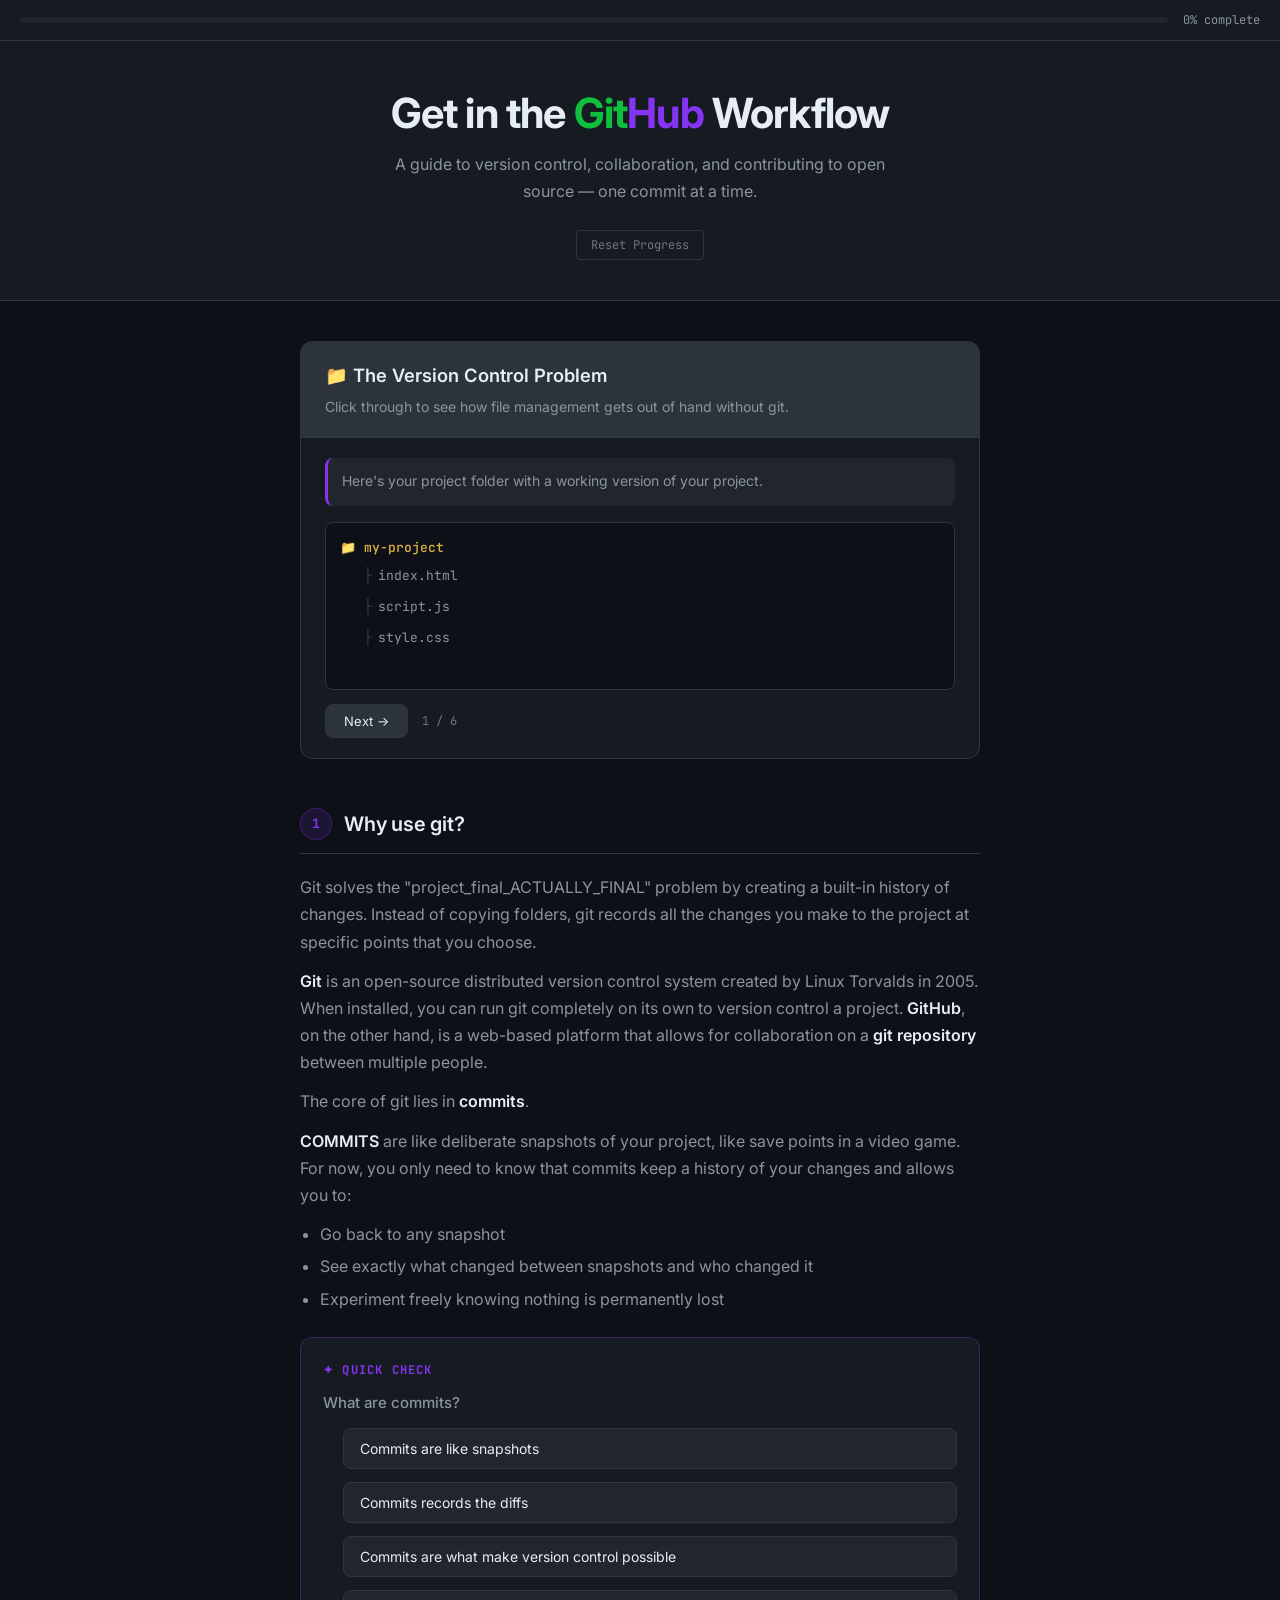
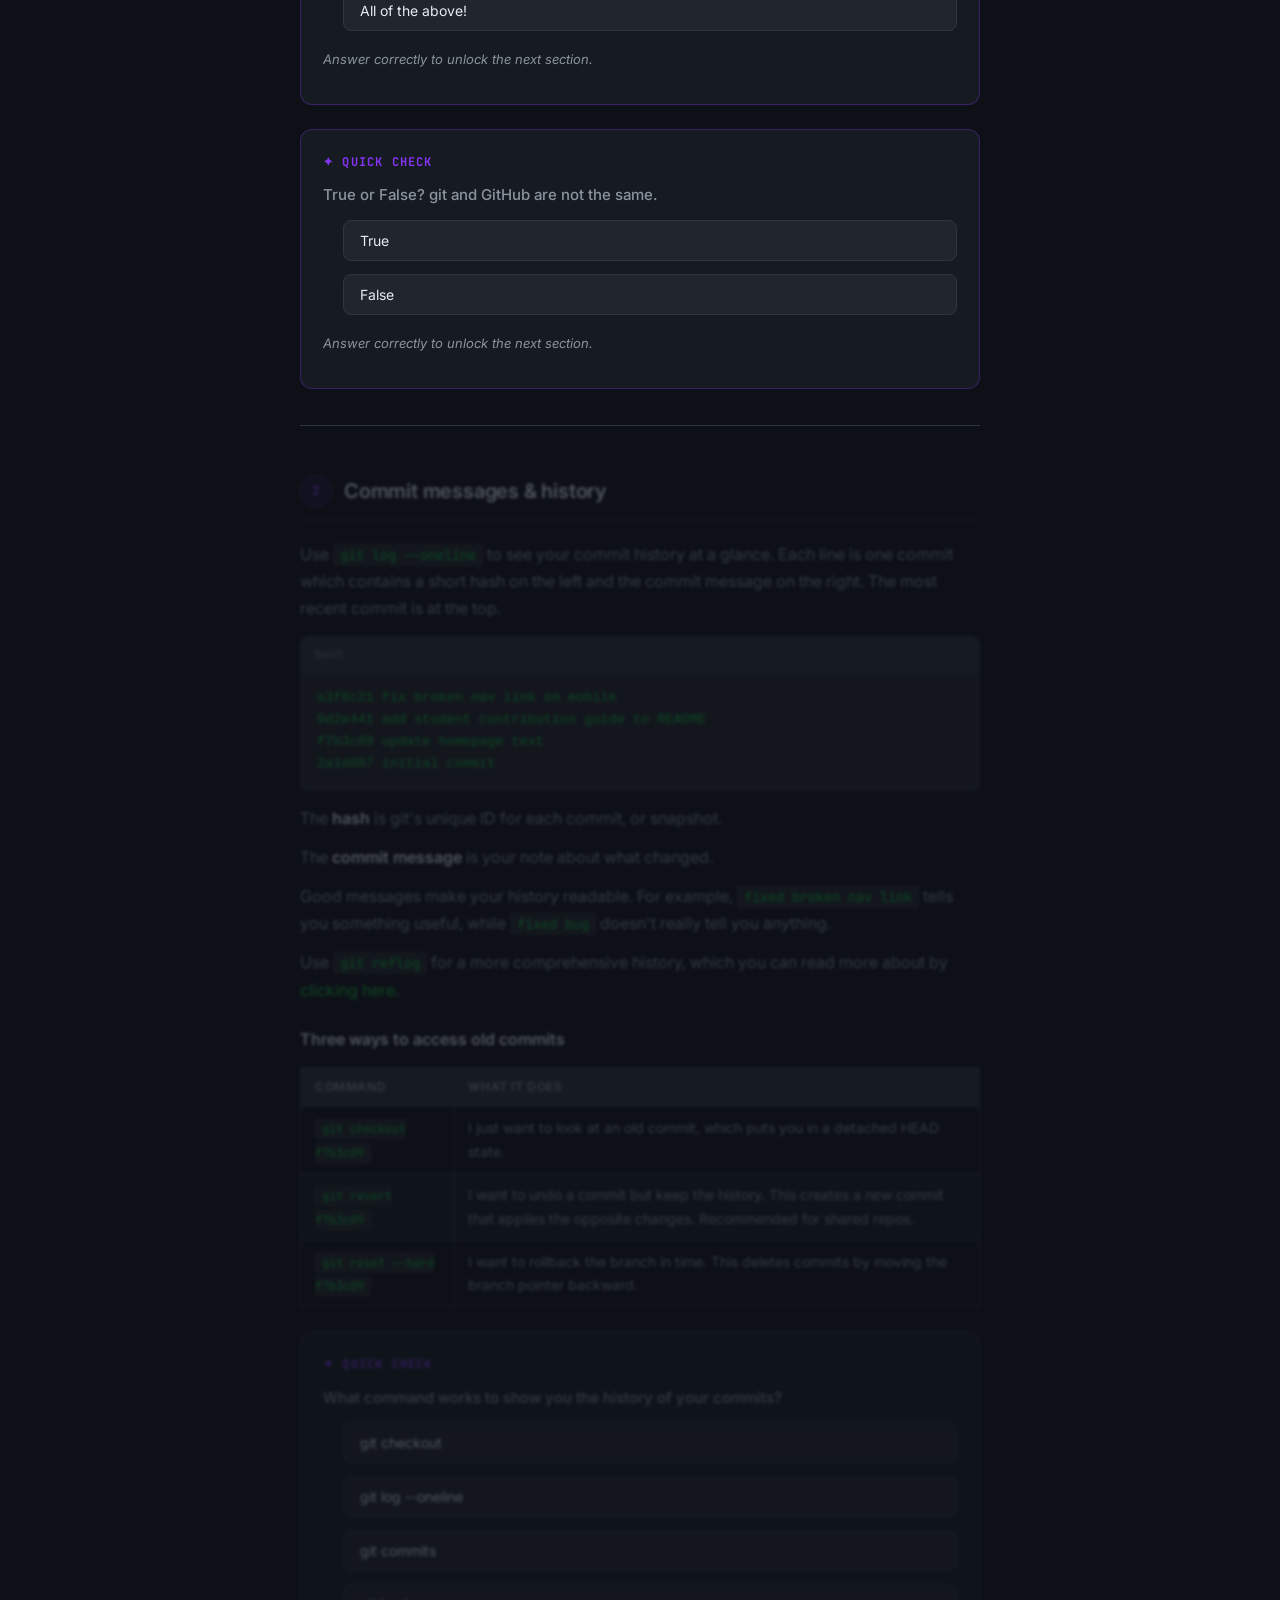
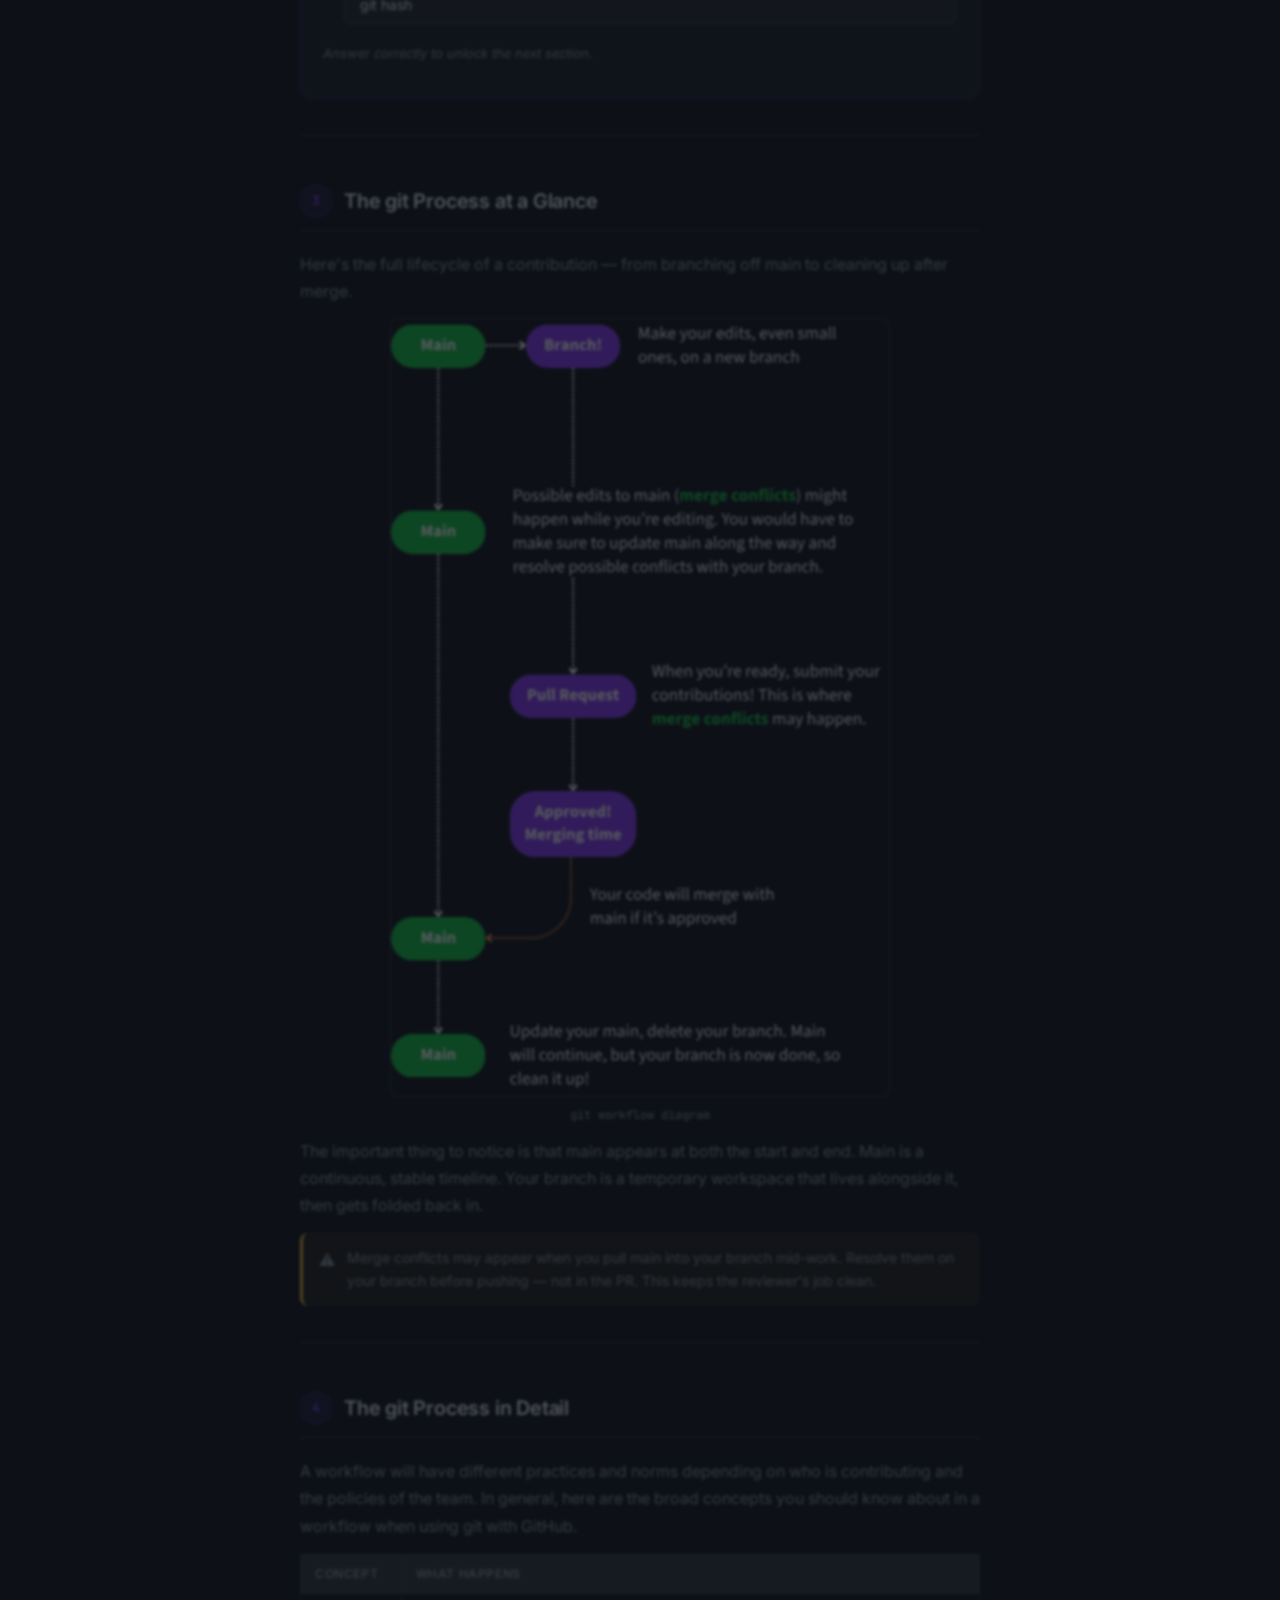
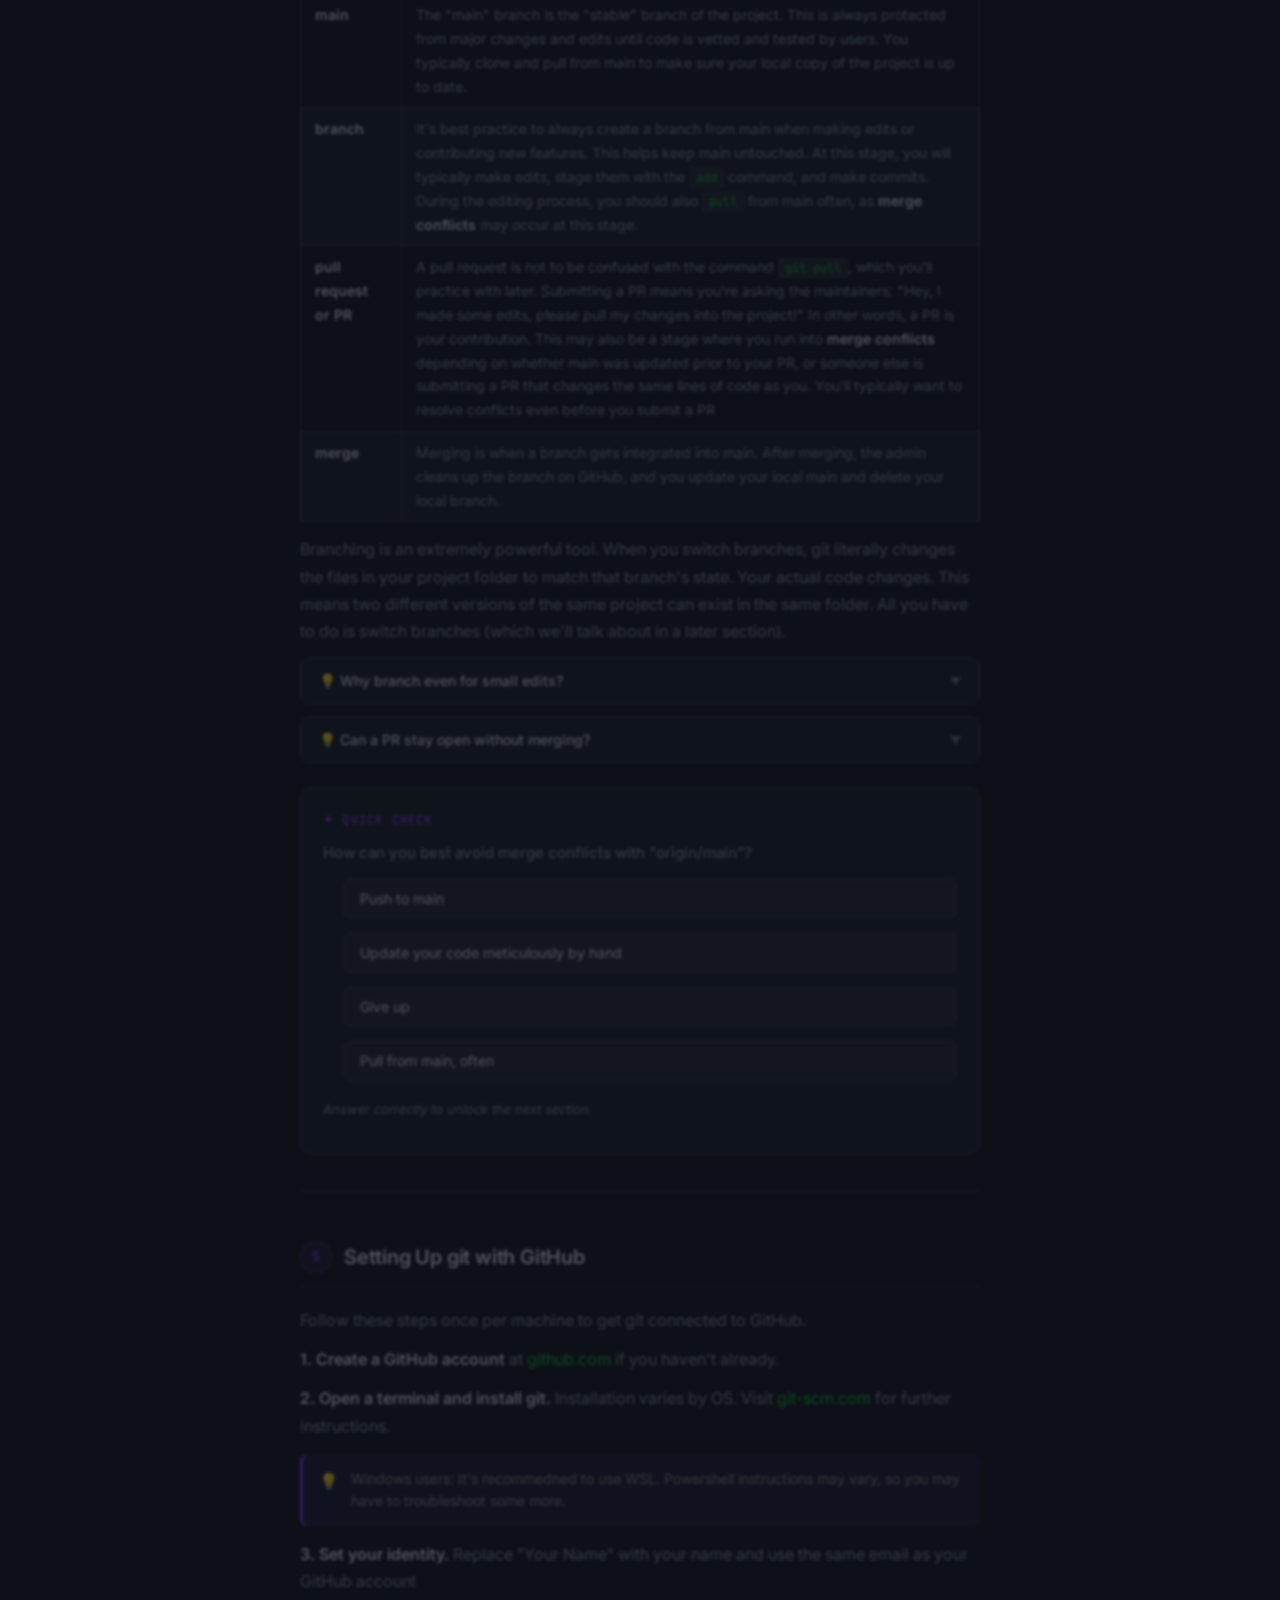
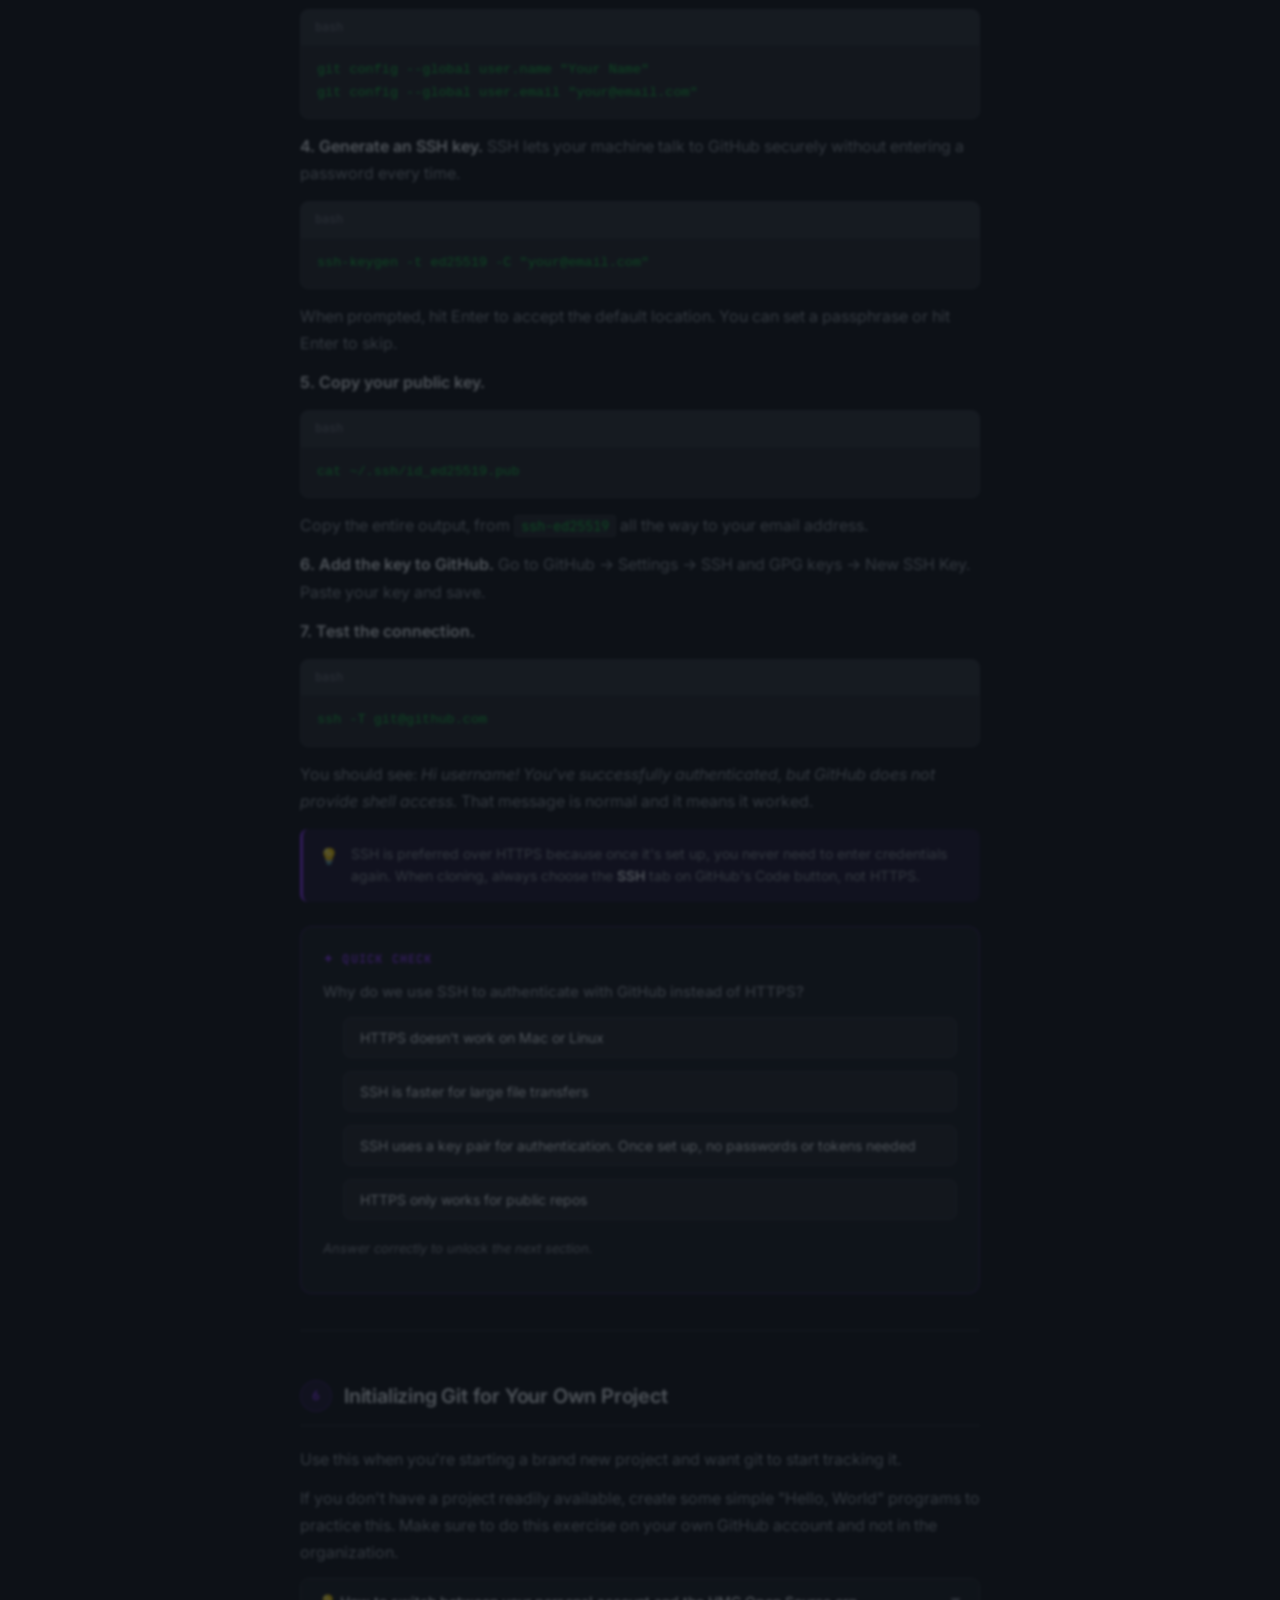
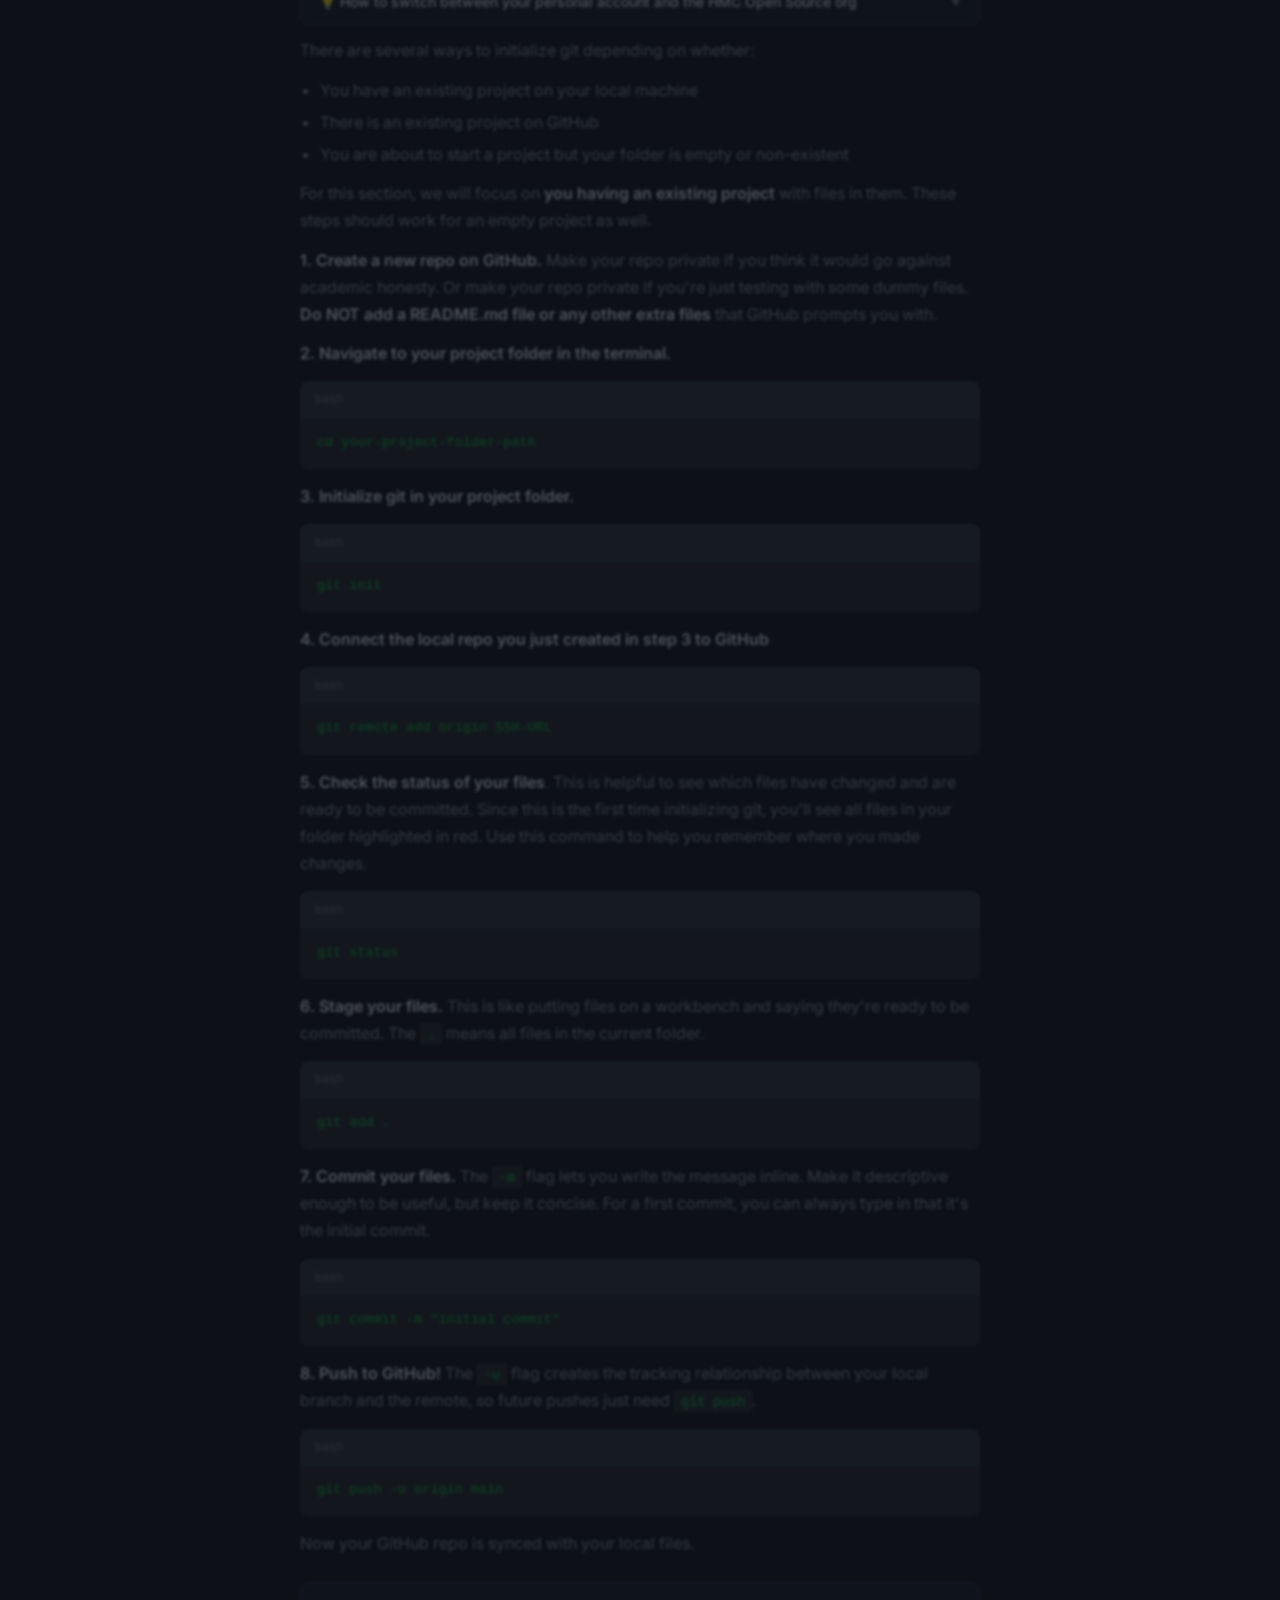
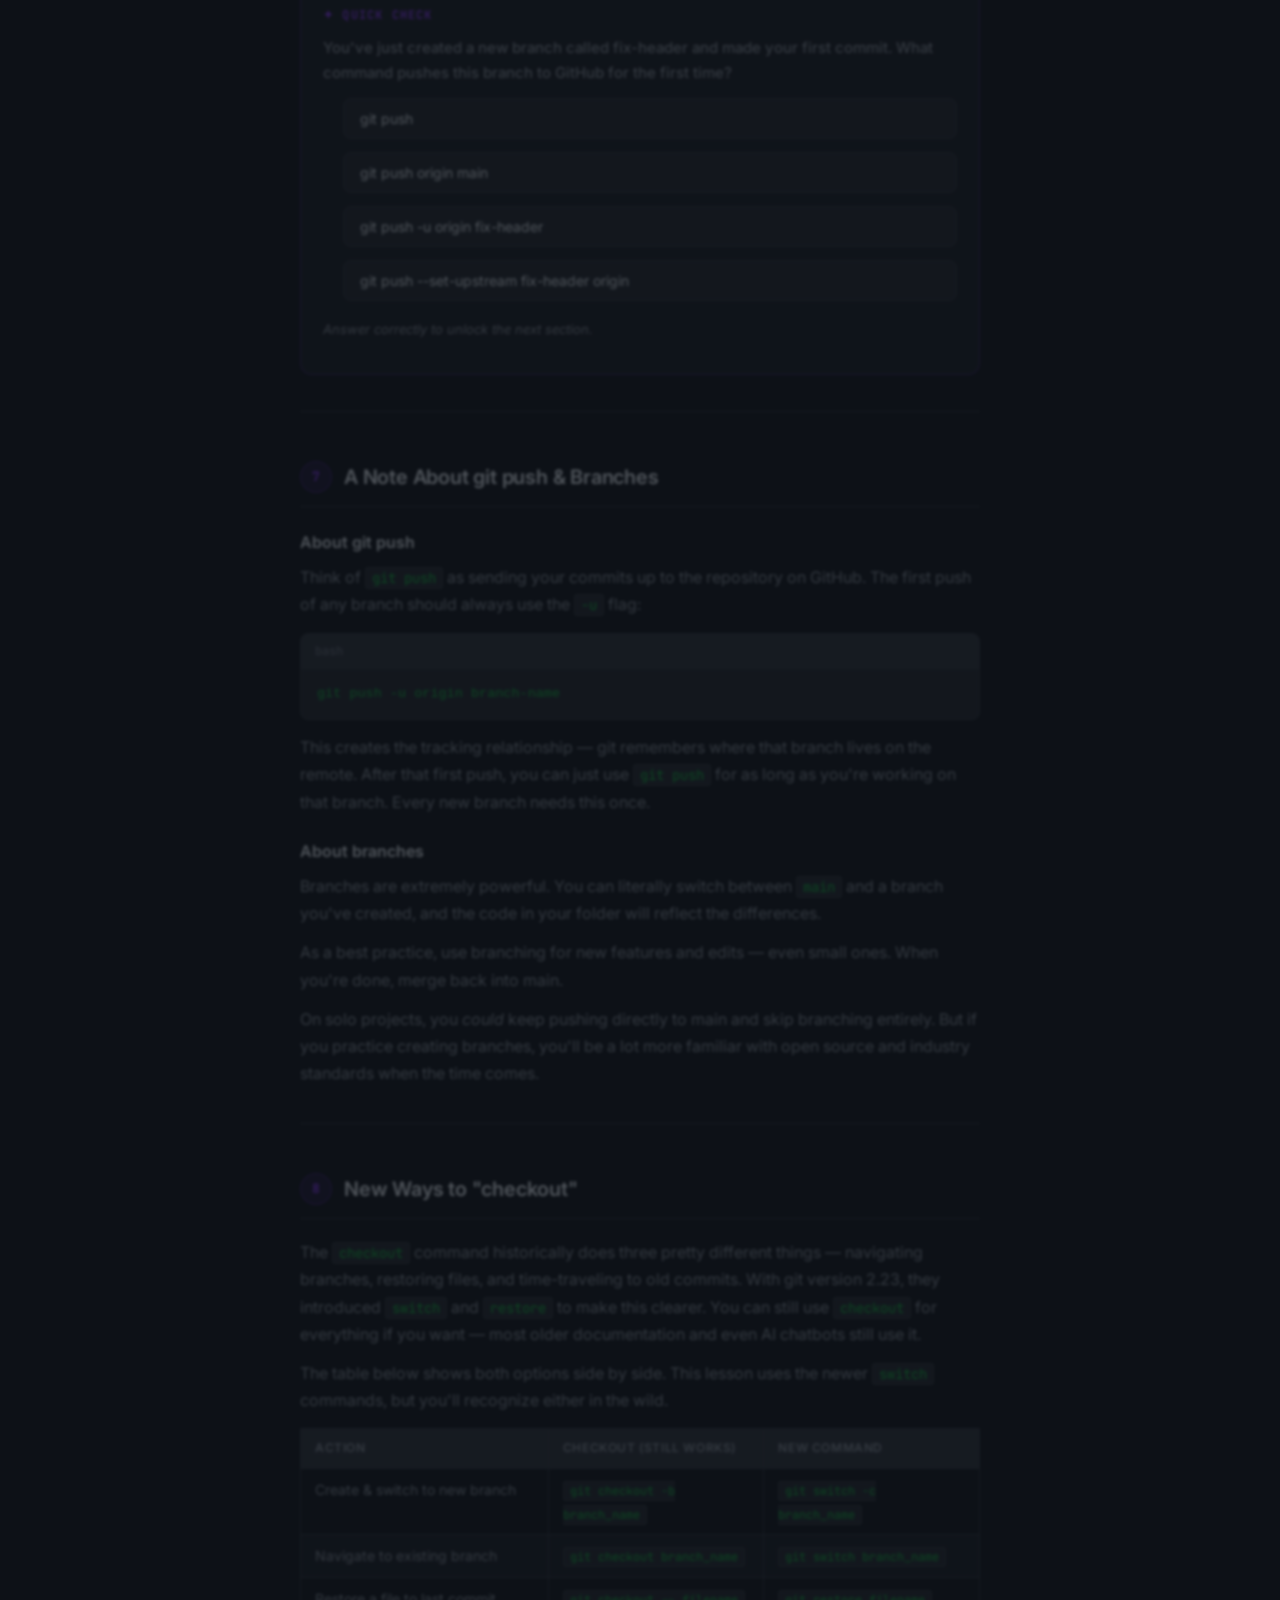
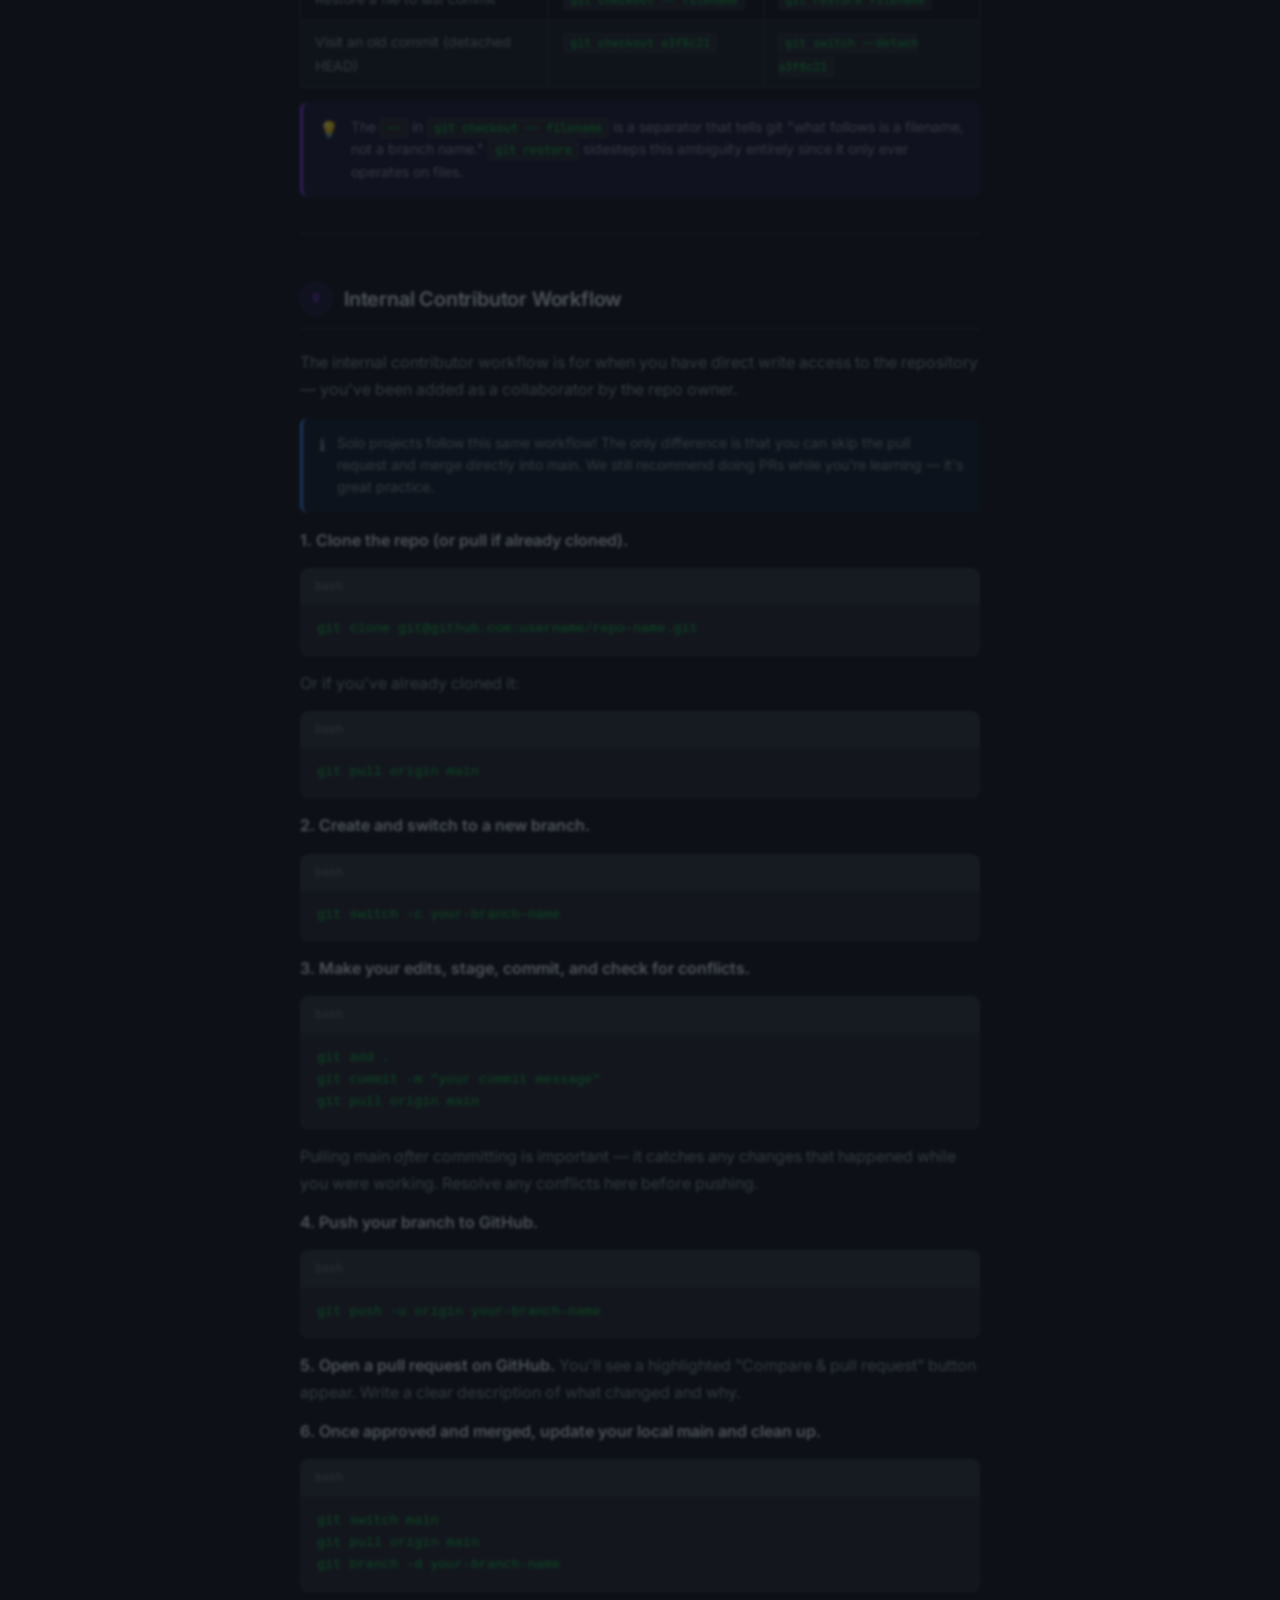
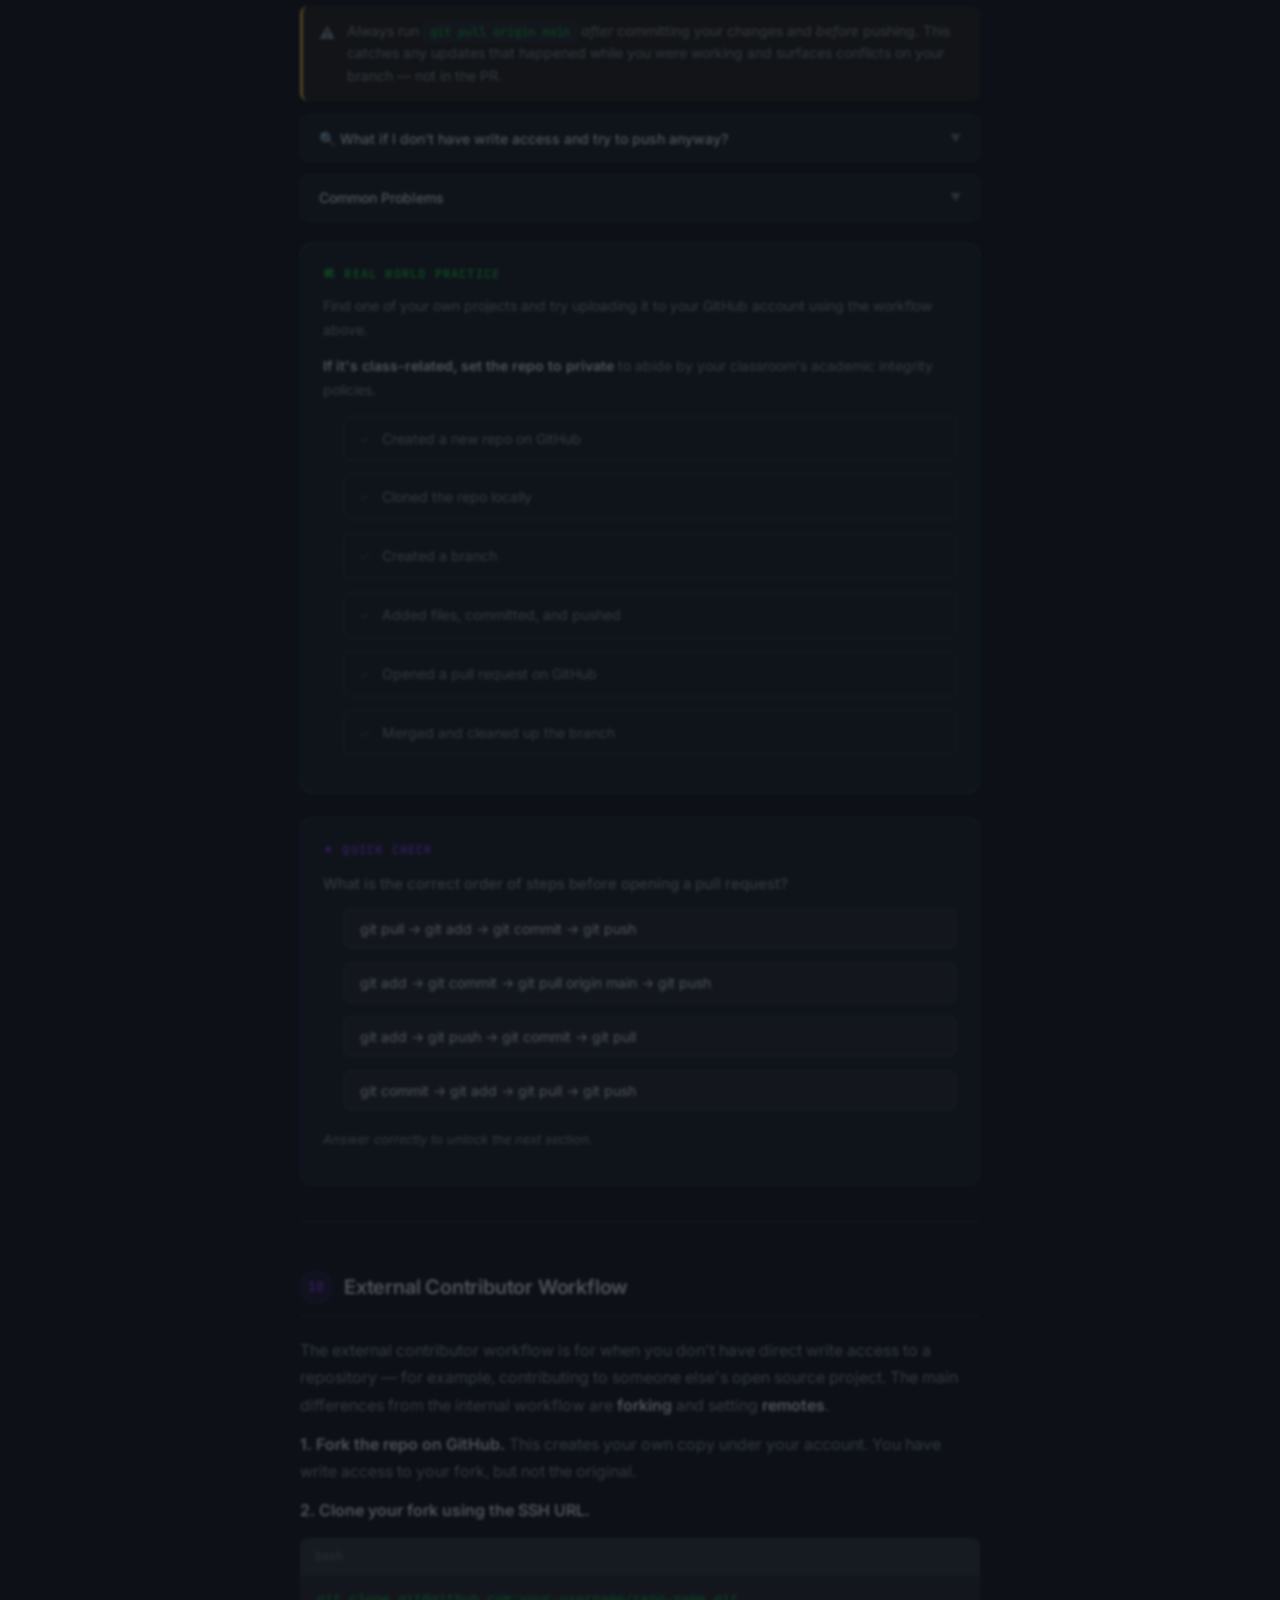
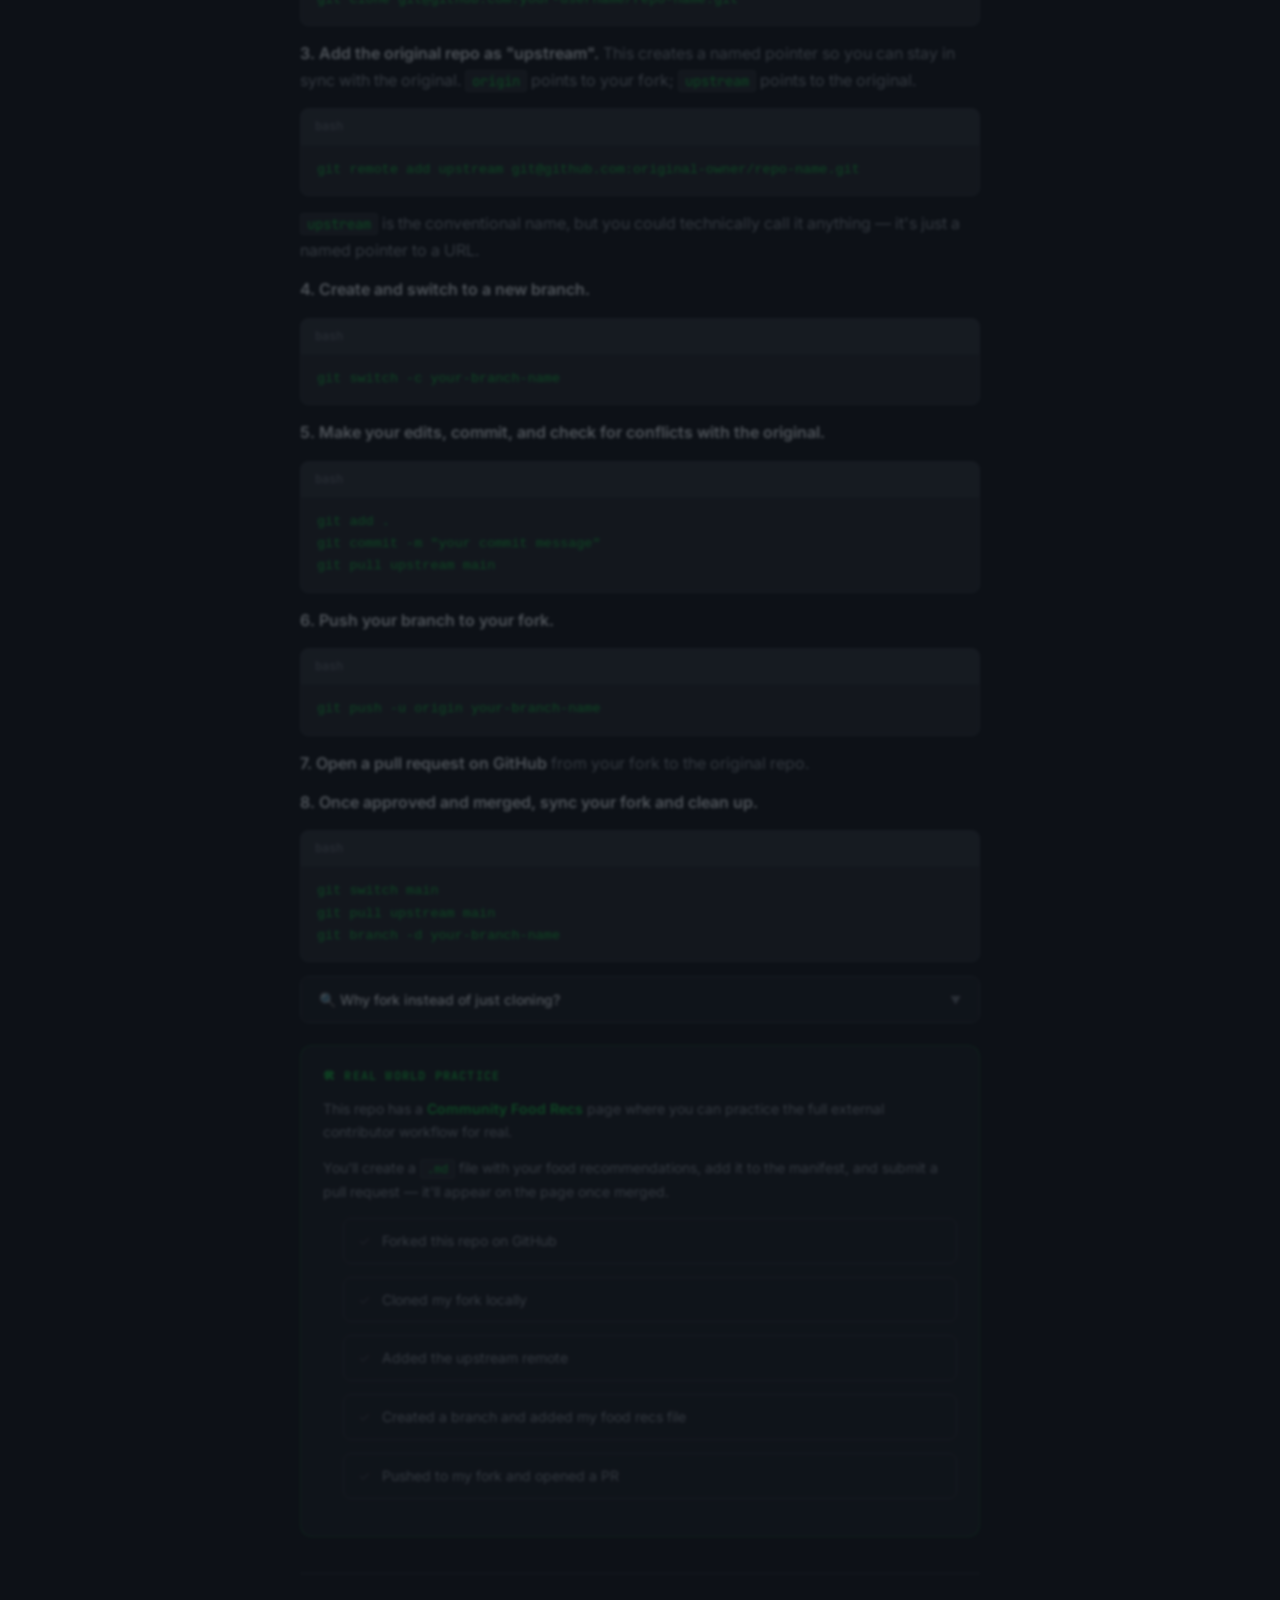
<file: index.html>
<!DOCTYPE html>
<html lang="en">
<head>
  <meta charset="UTF-8" />
  <meta name="viewport" content="width=device-width, initial-scale=1.0" />
  <title>Get in the GitHub Workflow — A Beginner's Guide</title>
  <link rel="stylesheet" href="lesson.css" />
</head>
<body>

  <!-- Floating tooltip (required by tooltip system) -->
  <div id="floating-tooltip"></div>

  <!-- Sticky progress bar -->
  <div id="progress-bar-wrap">
    <div id="progress-bar-track">
      <div id="progress-bar-fill"></div>
    </div>
    <div id="progress-label">0% complete</div>
  </div>

  <!-- Page header -->
  <header class="page-header">
    <h1>Get in the <span class="accent-green">Git</span><span class="accent-purple">Hub</span> Workflow</h1>
    <p class="subtitle">A guide to version control, collaboration, and contributing to open source — one commit at a time.</p>
    <button class="reset-btn" onclick="resetProgress()">Reset Progress</button>
  </header>

  <!-- All lesson content is injected here by lesson.js -->
  <main class="lesson-body" id="lesson-root"></main>

  <script src="lesson.js"></script>
</body>
</html>
</file>
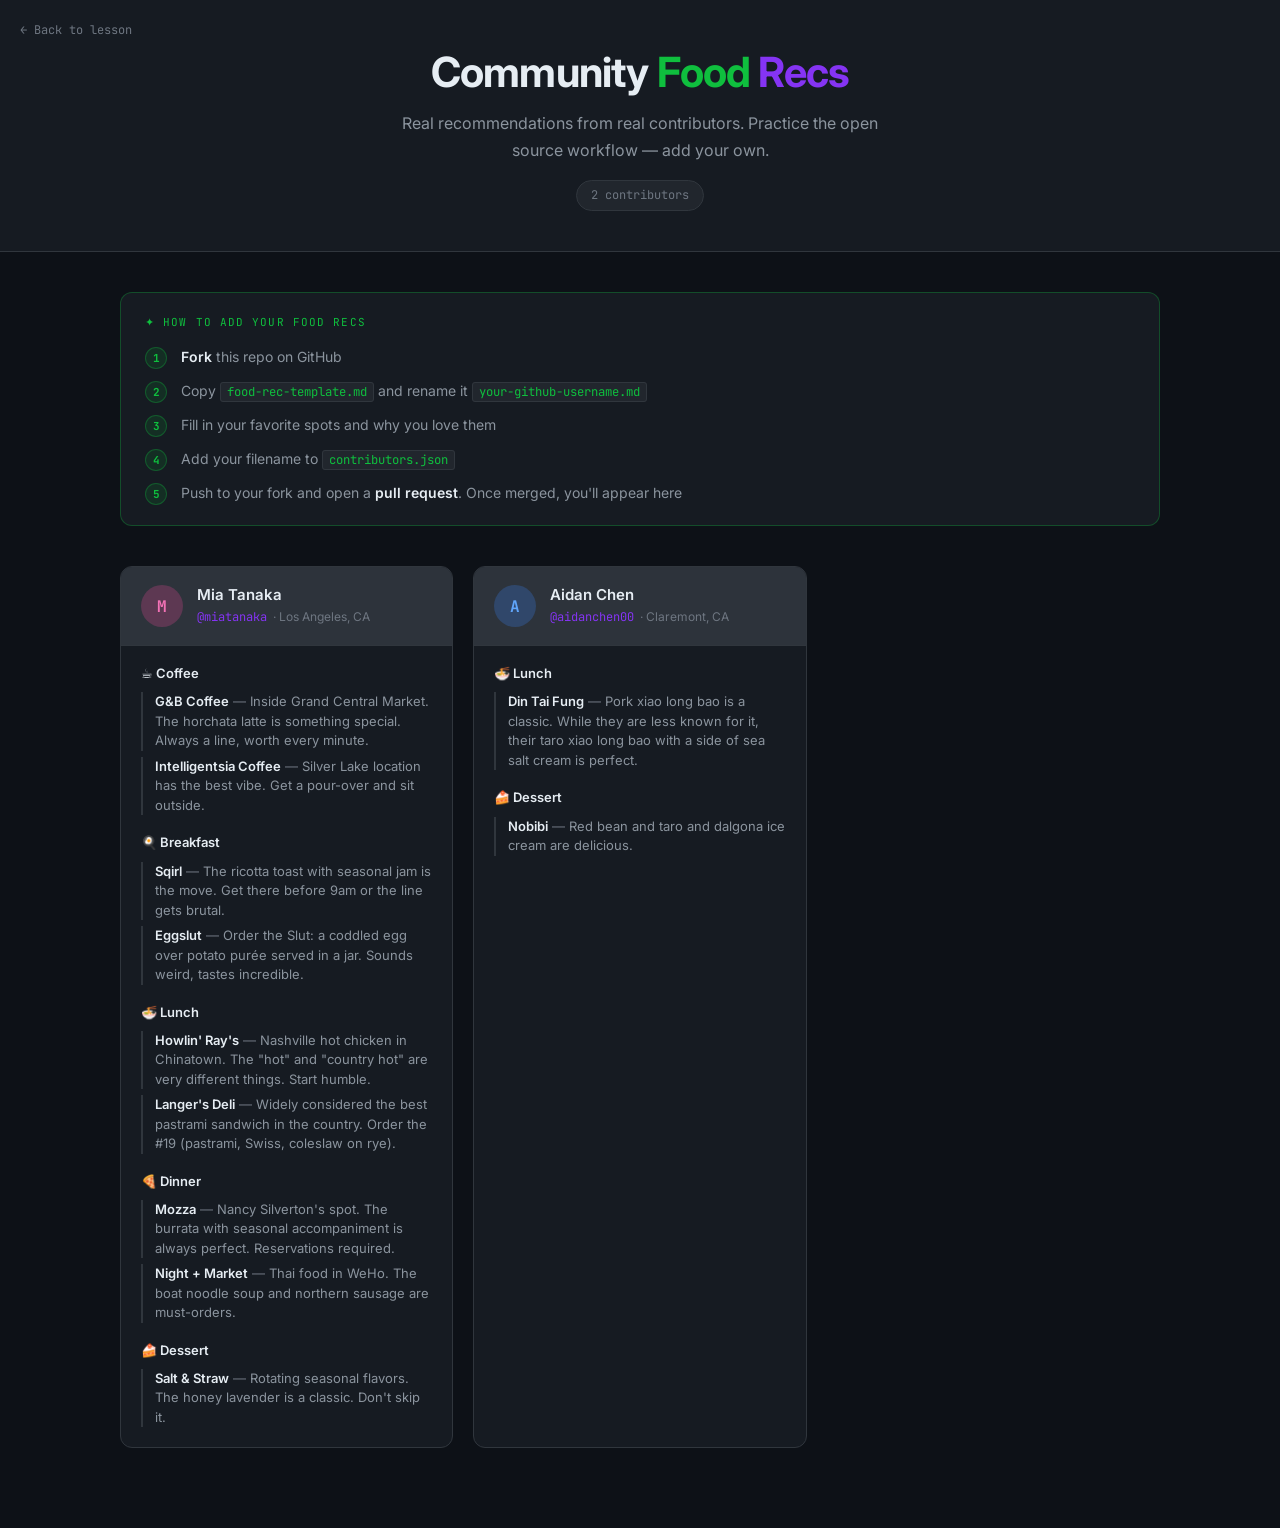
<file: food-recs/index.html>
<!DOCTYPE html>
<html lang="en">
<head>
  <meta charset="UTF-8" />
  <meta name="viewport" content="width=device-width, initial-scale=1.0" />
  <title>Food Recs — Get in the GitHub Workflow</title>
  <link rel="preconnect" href="https://fonts.googleapis.com">
  <link rel="preconnect" href="https://fonts.gstatic.com" crossorigin>
  <link href="https://fonts.googleapis.com/css2?family=JetBrains+Mono:wght@400;500;700&family=Inter:wght@400;500;600;700&display=swap" rel="stylesheet">
  <style>
    /* ── Variables (mirrors lesson.css) ── */
    :root {
      --bg-base:        #0d1117;
      --bg-elevated:    #161b22;
      --bg-subtle:      #21262d;
      --bg-overlay:     #2d333b;
      --border:         #30363d;

      --text-primary:   #e6edf3;
      --text-secondary: #8b949e;
      --text-muted:     #6e7681;

      --green:          #0FBF3E;
      --green-muted:    rgba(15, 191, 62, 0.12);
      --green-border:   rgba(15, 191, 62, 0.3);
      --purple:         #8534F3;
      --purple-muted:   rgba(133, 52, 243, 0.12);
      --purple-border:  rgba(133, 52, 243, 0.3);

      --font-body: 'Inter', system-ui, sans-serif;
      --font-mono: 'JetBrains Mono', 'Fira Code', monospace;

      --radius-sm: 4px;
      --radius-md: 8px;
      --radius-lg: 12px;
    }

    *, *::before, *::after { box-sizing: border-box; margin: 0; padding: 0; }
    html { scroll-behavior: smooth; }
    body {
      background: var(--bg-base);
      color: var(--text-primary);
      font-family: var(--font-body);
      font-size: 16px;
      line-height: 1.7;
    }
    a { color: var(--green); text-decoration: none; }
    a:hover { text-decoration: underline; }
    code {
      font-family: var(--font-mono); font-size: 0.875em;
      background: var(--bg-subtle); border: 1px solid var(--border);
      border-radius: 3px; padding: 1px 6px; color: var(--green);
    }
    strong { color: var(--text-primary); font-weight: 600; }

    /* ── Scrollbar ── */
    ::-webkit-scrollbar { width: 6px; height: 6px; }
    ::-webkit-scrollbar-track { background: var(--bg-base); }
    ::-webkit-scrollbar-thumb { background: var(--bg-overlay); border-radius: 99px; }

    /* ── Page Header ── */
    .page-header {
      background: var(--bg-elevated);
      border-bottom: 1px solid var(--border);
      padding: 48px 24px 40px;
      text-align: center;
      position: relative;
    }
    .back-link {
      position: absolute;
      top: 20px; left: 20px;
      font-family: var(--font-mono);
      font-size: 12px;
      color: var(--text-muted);
      text-decoration: none;
      transition: color 0.15s;
    }
    .back-link:hover { color: var(--green); text-decoration: none; }
    .page-header h1 {
      font-size: clamp(1.8rem, 4vw, 2.6rem);
      font-weight: 700; letter-spacing: -0.02em; line-height: 1.2;
      margin-bottom: 12px;
    }
    .accent-green { color: var(--green); }
    .accent-purple { color: var(--purple); }
    .page-header .subtitle {
      color: var(--text-secondary); font-size: 1rem;
      max-width: 520px; margin: 0 auto 0;
    }
    .contrib-count {
      display: inline-block;
      margin-top: 16px;
      font-family: var(--font-mono);
      font-size: 12px;
      color: var(--text-muted);
      background: var(--bg-subtle);
      border: 1px solid var(--border);
      border-radius: 99px;
      padding: 4px 14px;
    }

    /* ── Page Layout ── */
    .page-body {
      max-width: 1080px;
      margin: 0 auto;
      padding: 40px 20px 80px;
    }

    /* ── How To Contribute ── */
    .how-to-card {
      background: var(--bg-elevated);
      border: 1px solid var(--green-border);
      border-radius: var(--radius-lg);
      padding: 20px 24px;
      margin-bottom: 40px;
    }
    .how-to-label {
      font-family: var(--font-mono);
      font-size: 11px;
      text-transform: uppercase;
      letter-spacing: 0.1em;
      color: var(--green);
      margin-bottom: 14px;
    }
    .how-to-steps {
      list-style: none;
      display: flex;
      flex-direction: column;
      gap: 10px;
    }
    .how-to-steps li {
      display: flex;
      align-items: flex-start;
      gap: 14px;
      font-size: 14px;
      color: var(--text-secondary);
    }
    .step-num {
      display: flex;
      align-items: center;
      justify-content: center;
      flex-shrink: 0;
      width: 22px; height: 22px;
      border-radius: 50%;
      background: var(--green-muted);
      border: 1px solid var(--green-border);
      color: var(--green);
      font-family: var(--font-mono);
      font-size: 11px;
      font-weight: 700;
      margin-top: 2px;
    }

    /* ── Recs Grid ── */
    .recs-grid {
      display: grid;
      grid-template-columns: repeat(auto-fill, minmax(320px, 1fr));
      gap: 20px;
    }

    /* ── Rec Card ── */
    .rec-card {
      background: var(--bg-elevated);
      border: 1px solid var(--border);
      border-radius: var(--radius-lg);
      overflow: hidden;
      transition: border-color 0.15s;
    }
    .rec-card:hover { border-color: var(--purple-border); }

    .card-header {
      display: flex;
      align-items: center;
      gap: 14px;
      padding: 18px 20px;
      background: var(--bg-overlay);
      border-bottom: 1px solid var(--border);
    }
    .card-avatar {
      width: 42px; height: 42px;
      border-radius: 50%;
      display: flex; align-items: center; justify-content: center;
      font-family: var(--font-mono);
      font-size: 16px; font-weight: 700;
      flex-shrink: 0;
    }
    .card-name {
      font-size: 15px; font-weight: 600;
      color: var(--text-primary);
      line-height: 1.3;
    }
    .card-meta {
      font-size: 12px;
      color: var(--text-muted);
      margin-top: 2px;
      display: flex;
      align-items: center;
      gap: 6px;
      flex-wrap: wrap;
    }
    .github-link {
      color: var(--purple);
      font-family: var(--font-mono);
      font-size: 12px;
    }
    .github-link:hover { color: #a66fff; text-decoration: none; }
    .location-text { color: var(--text-muted); font-size: 12px; }

    .card-body {
      padding: 16px 20px 20px;
    }

    /* ── Categories ── */
    .category { margin-bottom: 16px; }
    .category:last-child { margin-bottom: 0; }
    .category-name {
      font-size: 13px;
      font-weight: 600;
      color: var(--text-primary);
      margin-bottom: 8px;
    }
    .rec-list {
      list-style: none;
      display: flex;
      flex-direction: column;
      gap: 6px;
    }
    .rec-item {
      font-size: 13px;
      color: var(--text-secondary);
      line-height: 1.5;
      padding-left: 12px;
      border-left: 2px solid var(--border);
    }
    .rec-name {
      color: var(--text-primary);
      font-weight: 600;
    }
    .rec-sep {
      color: var(--text-muted);
    }
    .rec-desc {
      color: var(--text-secondary);
    }

    /* ── States ── */
    .state-message {
      grid-column: 1 / -1;
      text-align: center;
      color: var(--text-muted);
      font-size: 14px;
      padding: 40px 0;
    }
    .empty-state {
      grid-column: 1 / -1;
      text-align: center;
      padding: 60px 20px;
    }
    .empty-icon { font-size: 40px; margin-bottom: 12px; }
    .empty-title {
      font-size: 16px;
      font-weight: 600;
      color: var(--text-secondary);
      margin-bottom: 6px;
    }
    .empty-sub { font-size: 14px; color: var(--text-muted); }

    /* ── Responsive ── */
    @media (max-width: 640px) {
      .page-body { padding: 24px 16px 60px; }
      .page-header { padding: 48px 16px 28px; }
      .back-link { top: 16px; left: 16px; }
      .recs-grid { grid-template-columns: 1fr; }
      .how-to-card { padding: 16px 18px; }
    }
  </style>
</head>
<body>

  <!-- Page header -->
  <header class="page-header">
    <a href="../" class="back-link">← Back to lesson</a>
    <h1>Community <span class="accent-green">Food</span> <span class="accent-purple">Recs</span></h1>
    <p class="subtitle">Real recommendations from real contributors. Practice the open source workflow — add your own.</p>
    <span class="contrib-count" id="contrib-count">loading...</span>
  </header>

  <div class="page-body">

    <!-- How to contribute -->
    <div class="how-to-card">
      <div class="how-to-label">✦ How to Add Your Food Recs</div>
      <ol class="how-to-steps">
        <li><span class="step-num">1</span><span><strong>Fork</strong> this repo on GitHub</span></li>
        <li><span class="step-num">2</span><span>Copy <code>food-rec-template.md</code> and rename it <code>your-github-username.md</code></span></li>
        <li><span class="step-num">3</span><span>Fill in your favorite spots and why you love them</span></li>
        <li><span class="step-num">4</span><span>Add your filename to <code>contributors.json</code></span></li>
        <li><span class="step-num">5</span><span>Push to your fork and open a <strong>pull request</strong>. Once merged, you'll appear here</span></li>
      </ol>
    </div>

    <!-- Cards -->
    <div class="recs-grid" id="recs-grid">
      <p class="state-message">Loading...</p>
    </div>

  </div>

  <script>
    async function init() {
      const grid = document.getElementById('recs-grid');
      const countEl = document.getElementById('contrib-count');

      try {
        const res = await fetch('contributors.json');
        if (!res.ok) throw new Error('Could not load contributors.json');
        const files = await res.json();

        // Skip the template file
        const toLoad = files.filter(f => f !== 'food-rec-template.md');

        if (toLoad.length === 0) {
          showEmpty(grid);
          countEl.textContent = '0 contributors';
          return;
        }

        const results = await Promise.allSettled(toLoad.map(fetchRec));
        const recs = results
          .filter(r => r.status === 'fulfilled' && r.value !== null)
          .map(r => r.value);

        if (recs.length === 0) {
          showEmpty(grid);
          countEl.textContent = '0 contributors';
          return;
        }

        countEl.textContent = `${recs.length} contributor${recs.length !== 1 ? 's' : ''}`;
        grid.innerHTML = '';
        recs.forEach(rec => grid.appendChild(renderCard(rec)));

      } catch (err) {
        grid.innerHTML = '<p class="state-message">Failed to load food recs. Make sure you\'re serving this with a local server (not opening as a file).</p>';
        countEl.textContent = 'error';
      }
    }

    async function fetchRec(filename) {
      try {
        const res = await fetch(filename);
        if (!res.ok) return null;
        const text = await res.text();
        return parseRec(text, filename);
      } catch (e) {
        return null;
      }
    }

    function parseRec(text, filename) {
      const lines = text.split('\n');
      const meta = {
        name: filename.replace('.md', ''),
        github: null,
        location: null
      };
      let bodyStart = 0;

      // Parse YAML frontmatter
      if (lines[0].trim() === '---') {
        let i = 1;
        while (i < lines.length && lines[i].trim() !== '---') {
          const colonIdx = lines[i].indexOf(':');
          if (colonIdx > 0) {
            const key = lines[i].slice(0, colonIdx).trim();
            const val = lines[i].slice(colonIdx + 1).trim();
            meta[key] = val;
          }
          i++;
        }
        bodyStart = i + 1;
      }

      const body = lines.slice(bodyStart).join('\n');

      // Parse ## sections into categories
      const categories = [];
      const sections = body.split(/\n(?=## )/);

      for (const section of sections) {
        const sLines = section.trim().split('\n');
        if (!sLines[0].startsWith('## ')) continue;

        const categoryName = sLines[0].slice(3).trim();
        const items = [];

        for (let i = 1; i < sLines.length; i++) {
          const line = sLines[i].trim();
          if (!line.startsWith('- ')) continue;

          const content = line.slice(2);
          // Support both — (em dash) and -- (double hyphen)
          const match = content.match(/^\*\*(.+?)\*\*\s*(?:—|--)\s*(.+)$/);
          if (match) {
            items.push({ name: match[1], description: match[2] });
          } else {
            // Name-only rec (no description)
            items.push({ name: content.replace(/^\*\*(.+?)\*\*$/, '$1'), description: '' });
          }
        }

        if (items.length > 0) {
          categories.push({ name: categoryName, items });
        }
      }

      return { meta, categories };
    }

    function avatarColor(str) {
      const palettes = [
        { bg: 'rgba(133,52,243,0.25)', color: '#a66fff' },
        { bg: 'rgba(15,191,62,0.25)',  color: '#0FBF3E' },
        { bg: 'rgba(59,130,246,0.25)', color: '#60a5fa' },
        { bg: 'rgba(227,179,65,0.25)', color: '#e3b341' },
        { bg: 'rgba(236,72,153,0.25)', color: '#f472b6' },
      ];
      let h = 0;
      for (let i = 0; i < str.length; i++) h = ((h << 5) - h + str.charCodeAt(i)) | 0;
      return palettes[Math.abs(h) % palettes.length];
    }

    function esc(str) {
      return str
        .replace(/&/g, '&amp;')
        .replace(/</g, '&lt;')
        .replace(/>/g, '&gt;')
        .replace(/"/g, '&quot;');
    }

    function renderCard({ meta, categories }) {
      const card = document.createElement('div');
      card.className = 'rec-card';

      const color = avatarColor(meta.github || meta.name || 'x');
      const initial = (meta.name || meta.github || '?')[0].toUpperCase();

      const githubHtml = meta.github
        ? `<a href="https://github.com/${esc(meta.github)}" target="_blank" rel="noopener" class="github-link">@${esc(meta.github)}</a>`
        : '';
      const locationHtml = meta.location
        ? `<span class="location-text">· ${esc(meta.location)}</span>`
        : '';

      const catsHtml = categories.map(cat => `
        <div class="category">
          <h3 class="category-name">${esc(cat.name)}</h3>
          <ul class="rec-list">
            ${cat.items.map(item => `
              <li class="rec-item">
                <span class="rec-name">${esc(item.name)}</span>${item.description
                  ? `<span class="rec-sep"> — </span><span class="rec-desc">${esc(item.description)}</span>`
                  : ''}
              </li>
            `).join('')}
          </ul>
        </div>
      `).join('');

      card.innerHTML = `
        <div class="card-header">
          <div class="card-avatar" style="background:${color.bg};color:${color.color}">${initial}</div>
          <div class="card-info">
            <div class="card-name">${esc(meta.name || meta.github || 'Anonymous')}</div>
            <div class="card-meta">${githubHtml}${locationHtml}</div>
          </div>
        </div>
        <div class="card-body">
          ${catsHtml || '<p style="font-size:13px;color:var(--text-muted)">No recs yet.</p>'}
        </div>
      `;

      return card;
    }

    function showEmpty(grid) {
      grid.innerHTML = `
        <div class="empty-state">
          <p class="empty-icon">🍽️</p>
          <p class="empty-title">No food recs yet</p>
          <p class="empty-sub">Be the first to contribute! Follow the steps above.</p>
        </div>
      `;
    }

    init();
  </script>

</body>
</html>
</file>
<file: lesson.css>
/* ============================================================
   GET IN THE GITHUB WORKFLOW — lesson.css
   Dark mode, GitHub Primer palette
   ============================================================ */

@import url('https://fonts.googleapis.com/css2?family=JetBrains+Mono:wght@400;500;700&family=Inter:wght@400;500;600;700&display=swap');

:root {
  --bg-base:        #0d1117;
  --bg-elevated:    #161b22;
  --bg-subtle:      #21262d;
  --bg-overlay:     #2d333b;
  --border:         #30363d;

  --text-primary:   #e6edf3;
  --text-secondary: #8b949e;
  --text-muted:     #6e7681;

  --green:          #0FBF3E;
  --green-muted:    rgba(15, 191, 62, 0.12);
  --green-border:   rgba(15, 191, 62, 0.3);
  --purple:         #8534F3;
  --purple-muted:   rgba(133, 52, 243, 0.12);
  --purple-border:  rgba(133, 52, 243, 0.3);

  --danger:         #f85149;
  --danger-muted:   rgba(248, 81, 73, 0.12);
  --warning:        #e3b341;

  --font-body: 'Inter', system-ui, sans-serif;
  --font-mono: 'JetBrains Mono', 'Fira Code', monospace;

  --max-width: 720px;
  --radius-sm: 4px;
  --radius-md: 8px;
  --radius-lg: 12px;
}

*, *::before, *::after { box-sizing: border-box; margin: 0; padding: 0; }
html { scroll-behavior: smooth; }
body {
  background: var(--bg-base);
  color: var(--text-primary);
  font-family: var(--font-body);
  font-size: 16px;
  line-height: 1.7;
}
a { color: var(--green); text-decoration: none; }
a:hover { text-decoration: underline; }

/* ── Progress Bar ── */
#progress-bar-wrap {
  position: sticky; top: 0; z-index: 100;
  background: var(--bg-elevated);
  border-bottom: 1px solid var(--border);
  padding: 10px 20px;
  display: flex; align-items: center; gap: 12px;
}
#progress-bar-track {
  flex: 1; height: 6px;
  background: var(--bg-subtle);
  border-radius: 99px; overflow: hidden;
}
#progress-bar-fill {
  height: 100%; width: 0%;
  background: linear-gradient(90deg, var(--green), var(--purple));
  border-radius: 99px;
  transition: width 0.2s ease;
}
#progress-label {
  font-size: 12px; font-family: var(--font-mono);
  color: var(--text-secondary);
  white-space: nowrap; min-width: 80px; text-align: right;
}

/* ── Page Header ── */
.page-header {
  background: var(--bg-elevated);
  border-bottom: 1px solid var(--border);
  padding: 48px 24px 40px;
  text-align: center;
}
.page-header .octocat { font-size: 52px; margin-bottom: 16px; display: block; }
.page-header h1 {
  font-size: clamp(1.8rem, 4vw, 2.6rem);
  font-weight: 700; letter-spacing: -0.02em; line-height: 1.2;
  margin-bottom: 12px;
}
.accent-green { color: var(--green); }
.accent-purple { color: var(--purple); }
.page-header .subtitle {
  color: var(--text-secondary); font-size: 1rem;
  max-width: 520px; margin: 0 auto 24px;
}
.reset-btn {
  background: transparent; border: 1px solid var(--border);
  color: var(--text-muted); font-family: var(--font-mono);
  font-size: 12px; padding: 6px 14px; border-radius: var(--radius-sm);
  cursor: pointer; transition: all 0.15s;
}
.reset-btn:hover { border-color: var(--danger); color: var(--danger); }

/* ── Layout ── */
.lesson-body {
  max-width: var(--max-width);
  margin: 0 auto;
  padding: 40px 20px 80px;
}

/* ── Step Sections ── */
.step-section { margin-bottom: 48px; transition: opacity 0.3s, filter 0.3s; }
.step-section.locked { opacity: 0.3; filter: blur(1.5px); pointer-events: none; user-select: none; }

.section-header {
  display: flex; align-items: center; gap: 12px;
  margin-bottom: 20px; padding-bottom: 12px;
  border-bottom: 1px solid var(--border);
}
.section-number {
  display: flex; align-items: center; justify-content: center;
  width: 32px; height: 32px; border-radius: 50%;
  background: var(--purple-muted); border: 1px solid var(--purple-border);
  color: var(--purple); font-family: var(--font-mono);
  font-size: 13px; font-weight: 700; flex-shrink: 0;
}
.section-header h2 { font-size: 1.25rem; font-weight: 600; letter-spacing: -0.01em; }

/* ── Floating Tooltip ── */
#floating-tooltip {
  position: fixed; z-index: 999;
  background: var(--bg-overlay);
  border: 1px solid var(--purple-border);
  border-radius: var(--radius-md);
  padding: 10px 14px; font-size: 13px;
  max-width: 280px; line-height: 1.5;
  color: var(--text-primary);
  box-shadow: 0 8px 24px rgba(0,0,0,0.5);
  pointer-events: none; opacity: 0; transition: opacity 0.15s;
}
#floating-tooltip.visible { opacity: 1; }
.term { color: var(--purple); border-bottom: 1px dashed var(--purple-border); cursor: help; }
.term:hover { color: #a66fff; }
.term .term-tooltip { display: none; }

/* ── Accordions ── */
.accordion {
  border: 1px solid var(--border); border-radius: var(--radius-md);
  margin-bottom: 12px; overflow: hidden;
}
.accordion-btn {
  width: 100%; background: var(--bg-elevated); border: none;
  color: var(--text-primary); font-family: var(--font-body);
  font-size: 14px; font-weight: 500;
  padding: 14px 18px;
  display: flex; justify-content: space-between; align-items: center;
  cursor: pointer; text-align: left; transition: background 0.15s;
}
.accordion-btn:hover { background: var(--bg-subtle); }
.chevron { font-size: 11px; color: var(--text-muted); transition: transform 0.2s; flex-shrink: 0; }
.accordion-btn.open .chevron { transform: rotate(180deg); }
.accordion-body { max-height: 0; overflow: hidden; transition: max-height 0.35s ease; }
.accordion-body.open { max-height: 2000px; }
.accordion-inner {
  padding: 16px 18px; border-top: 1px solid var(--border);
  font-size: 14px; color: var(--text-secondary); line-height: 1.7;
}
.accordion-inner p { margin-bottom: 10px; }
.accordion-inner p:last-child { margin-bottom: 0; }

/* ── Code Blocks ── */
.code-block {
  background: var(--bg-subtle); border: 1px solid var(--border);
  border-radius: var(--radius-md); overflow: hidden; margin: 14px 0;
  font-family: var(--font-mono);
}
.code-block-header {
  display: flex; justify-content: space-between; align-items: center;
  padding: 7px 14px; background: var(--bg-overlay);
  border-bottom: 1px solid var(--border);
  font-size: 12px; color: var(--text-muted);
}
.code-block pre {
  padding: 14px 16px; font-size: 13.5px; line-height: 1.65;
  overflow-x: auto; color: var(--green);
  white-space: pre; word-break: normal;
}

/* ── Quiz ── */
.quiz-block {
  background: var(--bg-elevated); border: 1px solid var(--purple-border);
  border-radius: var(--radius-lg); padding: 22px; margin: 24px 0;
}
.quiz-block h4 {
  color: var(--purple); font-size: 12px; font-family: var(--font-mono);
  text-transform: uppercase; letter-spacing: 0.1em; margin-bottom: 10px;
}
.quiz-question { font-size: 15px; font-weight: 500; margin-bottom: 14px; color: var(--text-primary); }
.quiz-options { list-style: none; display: flex; flex-direction: column; gap: 8px; }
.quiz-options button {
  width: 100%; background: var(--bg-subtle); border: 1px solid var(--border);
  color: var(--text-primary); font-family: var(--font-body); font-size: 14px;
  padding: 11px 16px; border-radius: var(--radius-md);
  cursor: pointer; text-align: left; transition: all 0.15s;
}
.quiz-options button:hover:not(:disabled) { border-color: var(--purple-border); background: var(--purple-muted); }
.quiz-options button.correct { border-color: var(--green); background: var(--green-muted); color: var(--green); }
.quiz-options button.wrong { border-color: var(--danger); background: var(--danger-muted); color: var(--danger); opacity: 0.5; }
.quiz-options button:disabled { cursor: not-allowed; }
.quiz-feedback {
  margin-top: 12px; font-size: 13px;
  color: var(--text-secondary); font-style: italic; min-height: 20px;
}
.quiz-feedback.correct { color: var(--green); font-style: normal; font-weight: 500; }
.quiz-feedback.wrong { color: var(--danger); font-style: normal; }

/* ── Checklists ── */
.checklist { list-style: none; display: flex; flex-direction: column; gap: 8px; margin: 14px 0; }
.checklist li {
  display: flex; align-items: flex-start; gap: 12px;
  padding: 10px 14px; background: var(--bg-elevated);
  border: 1px solid var(--border); border-radius: var(--radius-md);
  cursor: pointer; transition: all 0.15s; font-size: 14px; color: var(--text-secondary);
}
.checklist li:hover { border-color: var(--green-border); }
.checklist li.checked {
  color: var(--text-muted); text-decoration: line-through;
  border-color: var(--green-border); background: var(--green-muted);
}
.check-icon { color: var(--border); font-weight: 700; flex-shrink: 0; transition: color 0.15s; }
.checklist li.checked .check-icon { color: var(--green); }

/* ── Callouts ── */
.callout {
  display: flex; gap: 12px; padding: 14px 16px;
  border-radius: var(--radius-md); border-left: 3px solid;
  margin: 14px 0; font-size: 14px; line-height: 1.6;
}
.callout-icon { font-size: 16px; flex-shrink: 0; margin-top: 1px; }
.callout.tip    { background: var(--purple-muted); border-color: var(--purple); color: var(--text-secondary); }
.callout.note   { background: rgba(59,130,246,0.08); border-color: #3b82f6; color: var(--text-secondary); }
.callout.warning { background: rgba(227,179,65,0.08); border-color: var(--warning); color: var(--text-secondary); }
.callout.success { background: var(--green-muted); border-color: var(--green); color: var(--text-secondary); }

/* ── Practice Box ── */
.practice-box {
  background: var(--bg-elevated); border: 1px solid var(--green-border);
  border-radius: var(--radius-lg); padding: 20px 22px; margin: 22px 0;
}
.practice-box h4 {
  color: var(--green); font-size: 12px; font-family: var(--font-mono);
  text-transform: uppercase; letter-spacing: 0.1em; margin-bottom: 10px;
}
.practice-box > p { font-size: 14px; color: var(--text-secondary); margin-bottom: 8px; }
.practice-box > p:last-child { margin-bottom: 0; }

/* ── Tables ── */
.lesson-table { width: 100%; border-collapse: collapse; margin: 14px 0; font-size: 14px; }
.lesson-table th {
  background: var(--bg-overlay); color: var(--text-secondary);
  font-weight: 600; font-size: 12px; text-transform: uppercase;
  letter-spacing: 0.05em; padding: 9px 14px;
  border: 1px solid var(--border); text-align: left;
}
.lesson-table td {
  padding: 9px 14px; border: 1px solid var(--border);
  color: var(--text-secondary); vertical-align: top;
}
.lesson-table tr:nth-child(even) td { background: var(--bg-elevated); }
.lesson-table td code, .lesson-table th code { font-size: 12px; }

/* ── Images ── */
.lesson-img {
  width: 100%; border-radius: var(--radius-md);
  max-width: 500px;
  border: 1px solid var(--border); margin: 14px 0; display: block; margin: auto;
}
.lesson-img-caption {
  font-size: 12px; color: var(--text-muted);
  font-family: var(--font-mono); text-align: center;
  margin-top: 8px; margin-bottom: 14px;
}

/* ── Inline Typography ── */
.lesson-body p { margin-bottom: 12px; color: var(--text-secondary); }
.lesson-body h3 { font-size: 1rem; font-weight: 600; color: var(--text-primary); margin: 22px 0 8px; }
.lesson-body ul, .lesson-body ol { padding-left: 20px; margin-bottom: 12px; color: var(--text-secondary); }
.lesson-body li { margin-bottom: 5px; }
code {
  font-family: var(--font-mono); font-size: 0.875em;
  background: var(--bg-subtle); border: 1px solid var(--border);
  border-radius: 3px; padding: 1px 6px; color: var(--green);
}
strong { color: var(--text-primary); font-weight: 600; }
em { font-style: italic; color: var(--text-secondary); }
hr { border: none; border-top: 1px solid var(--border); margin: 36px 0; }

/* ── Resource Cards ── */
.resource-grid {
  display: grid; grid-template-columns: repeat(auto-fill, minmax(200px, 1fr));
  gap: 12px; margin: 14px 0;
}
.resource-card {
  background: var(--bg-elevated); border: 1px solid var(--border);
  border-radius: var(--radius-md); padding: 16px; transition: border-color 0.15s;
}
.resource-card:hover { border-color: var(--purple-border); }
.resource-card h4 { font-size: 14px; font-weight: 600; margin-bottom: 6px; color: var(--text-primary); }
.resource-card p { font-size: 13px; color: var(--text-muted); margin: 0; line-height: 1.5; }
.resource-card a { display: inline-block; margin-top: 8px; font-size: 12px; font-family: var(--font-mono); color: var(--purple); }

/* ── File Explorer ── */
#file-explorer-section {
  background: var(--bg-elevated); border: 1px solid var(--border);
  border-radius: var(--radius-lg); overflow: hidden; margin-bottom: 48px;
}
.fe-header {
  background: var(--bg-overlay); border-bottom: 1px solid var(--border);
  padding: 18px 24px;
}
.fe-header h2 { font-size: 1.15rem; font-weight: 600; margin-bottom: 4px; }
.fe-header p { color: var(--text-secondary); font-size: 14px; margin: 0; }
.fe-body { padding: 20px 24px; }
.fe-narrative {
  font-size: 14px; color: var(--text-secondary);
  margin-bottom: 16px; padding: 12px 14px;
  background: var(--bg-subtle); border-radius: var(--radius-md);
  border-left: 3px solid var(--purple); line-height: 1.6; min-height: 48px;
}
.fe-workspace {
  background: var(--bg-base); border: 1px solid var(--border);
  border-radius: var(--radius-md); padding: 14px;
  min-height: 160px; margin-bottom: 14px;
  font-family: var(--font-mono); font-size: 13px;
}
.fe-folder { min-width: 160px; margin-bottom: 12px; }
.fe-folder-name { color: var(--warning); font-weight: 500; margin-bottom: 4px; }
.fe-folder-new .fe-folder-name { color: var(--danger); }
.fe-folder-solution .fe-folder-name { color: var(--green); }
.fe-folder-tree { list-style: none; padding-left: 16px; }
.fe-folder-tree li { padding: 2px 4px; display: flex; align-items: center; gap: 6px; }
.fe-folder-tree .file         { color: var(--text-secondary); }
.fe-folder-tree .file-new-red { color: var(--danger); font-weight: 500; }
.fe-folder-tree .file-new     { color: var(--green); font-weight: 500; }
.fe-folder-tree .file::before         { content: '├ '; color: var(--border); }
.fe-folder-tree .file-new-red::before { content: '├ '; color: var(--danger); opacity: 0.5; }
.fe-folder-tree .file-new::before     { content: '├ '; color: var(--green); opacity: 0.5; }
.fe-controls { display: flex; align-items: center; gap: 14px; }
.fe-step-label { font-size: 12px; font-family: var(--font-mono); color: var(--text-muted); }
.fe-btn {
  background: var(--bg-overlay); border: 1px solid var(--border);
  color: var(--text-primary); font-family: var(--font-body);
  font-size: 13px; padding: 8px 18px; border-radius: var(--radius-md);
  cursor: pointer; transition: all 0.15s;
}
.fe-btn:hover { border-color: var(--purple-border); color: var(--purple); }
.fe-btn.primary { border-color: var(--green-border); color: var(--green); background: var(--green-muted); }
.fe-btn.primary:hover { background: rgba(15,191,62,0.2); }

/* Side-by-side compare layout for final step */
.fe-compare {
  display: grid; grid-template-columns: 1fr auto 1fr;
  gap: 12px; align-items: start; width: 100%;
}
.fe-compare-col { display: flex; flex-direction: column; gap: 10px; }
.fe-compare-label {
  font-size: 11px; font-family: var(--font-mono);
  text-transform: uppercase; letter-spacing: 0.08em;
  padding: 4px 8px; border-radius: var(--radius-sm); margin-bottom: 4px;
}
.fe-compare-before .fe-compare-label {
  color: var(--danger); background: var(--danger-muted);
  border: 1px solid rgba(248,81,73,0.2);
}
.fe-compare-after .fe-compare-label {
  color: var(--green); background: var(--green-muted);
  border: 1px solid var(--green-border);
}
.fe-compare-divider {
  font-size: 20px; color: var(--text-muted);
  padding-top: 32px; text-align: center;
}

/* ── Scrollbar ── */
::-webkit-scrollbar { width: 6px; height: 6px; }
::-webkit-scrollbar-track { background: var(--bg-base); }
::-webkit-scrollbar-thumb { background: var(--bg-overlay); border-radius: 99px; }

/* ── Responsive ── */
@media (max-width: 640px) {
  .lesson-body { padding: 24px 16px 60px; }
  .page-header { padding: 32px 16px 28px; }
  .resource-grid { grid-template-columns: 1fr; }
  .lesson-table { font-size: 12px; }
  .lesson-table th, .lesson-table td { padding: 7px 10px; }
  .fe-compare { grid-template-columns: 1fr; }
  .fe-compare-divider { padding-top: 0; }
}
</file>
